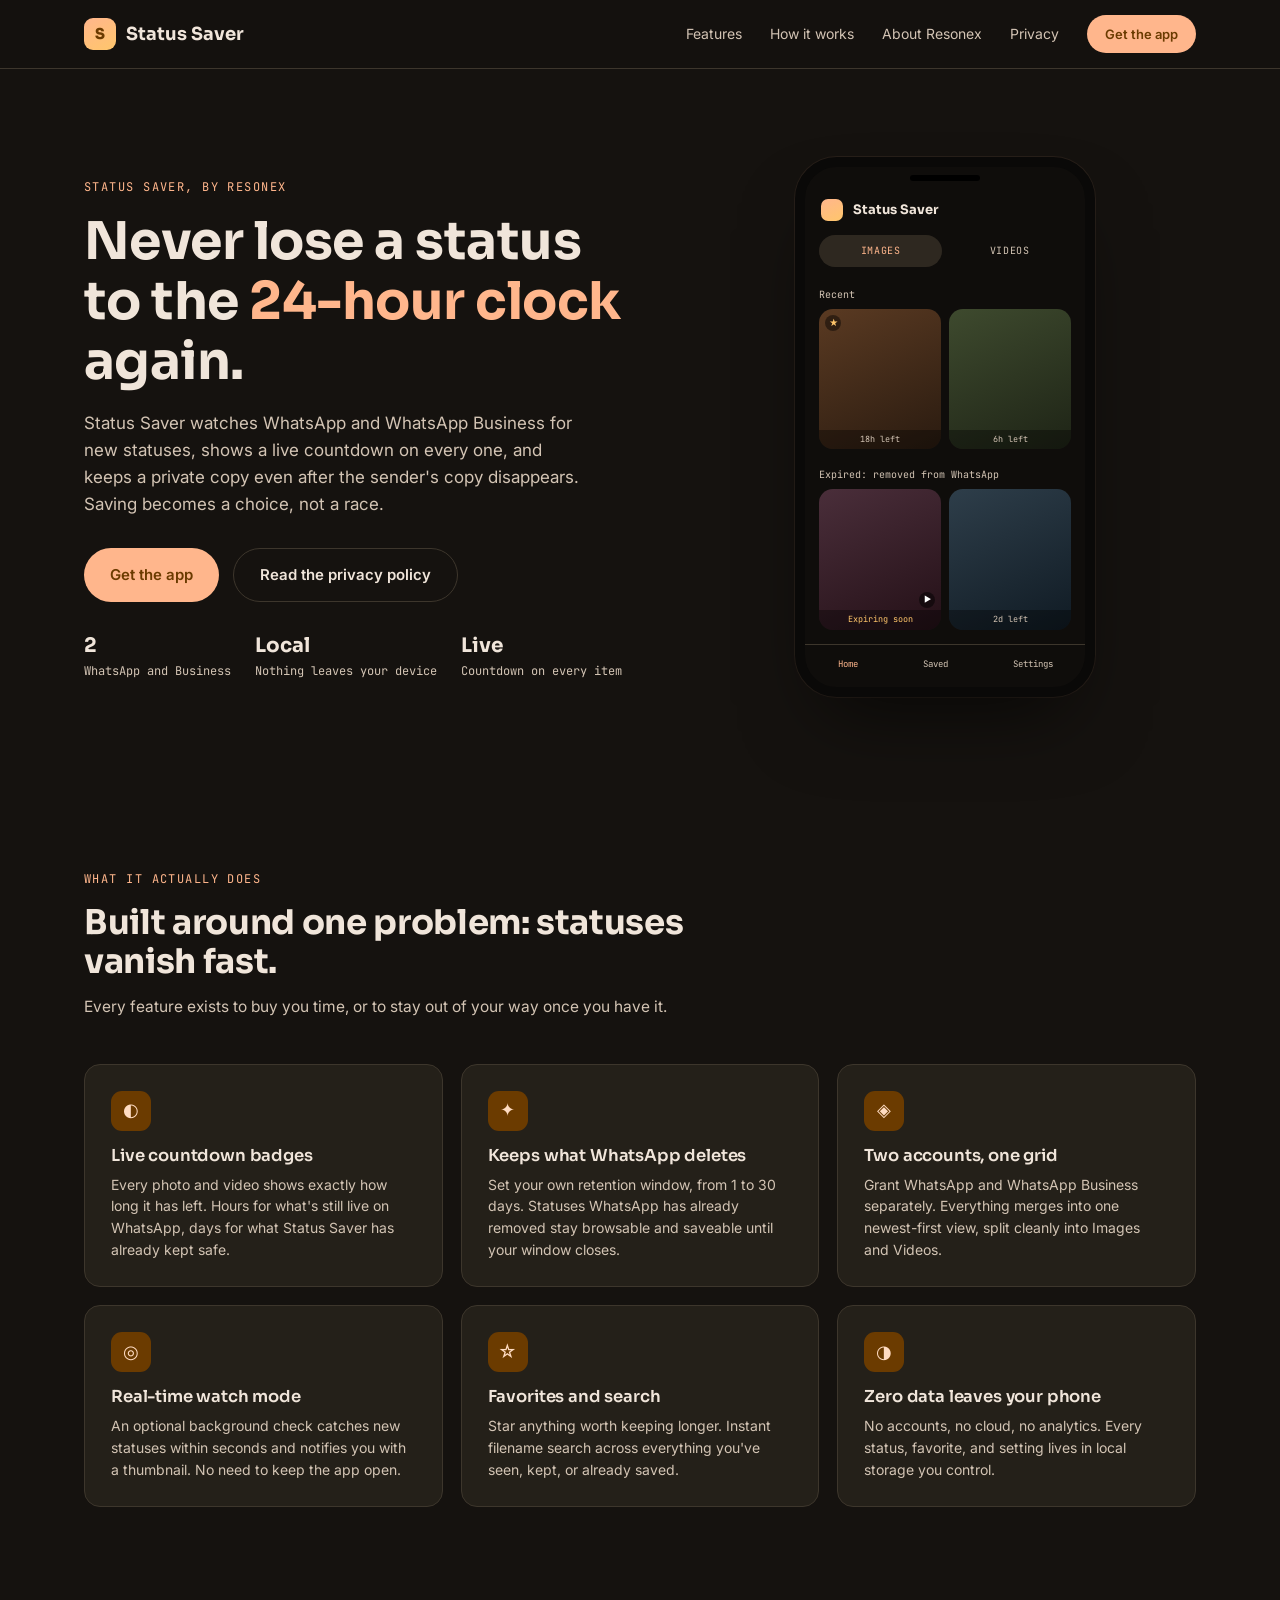
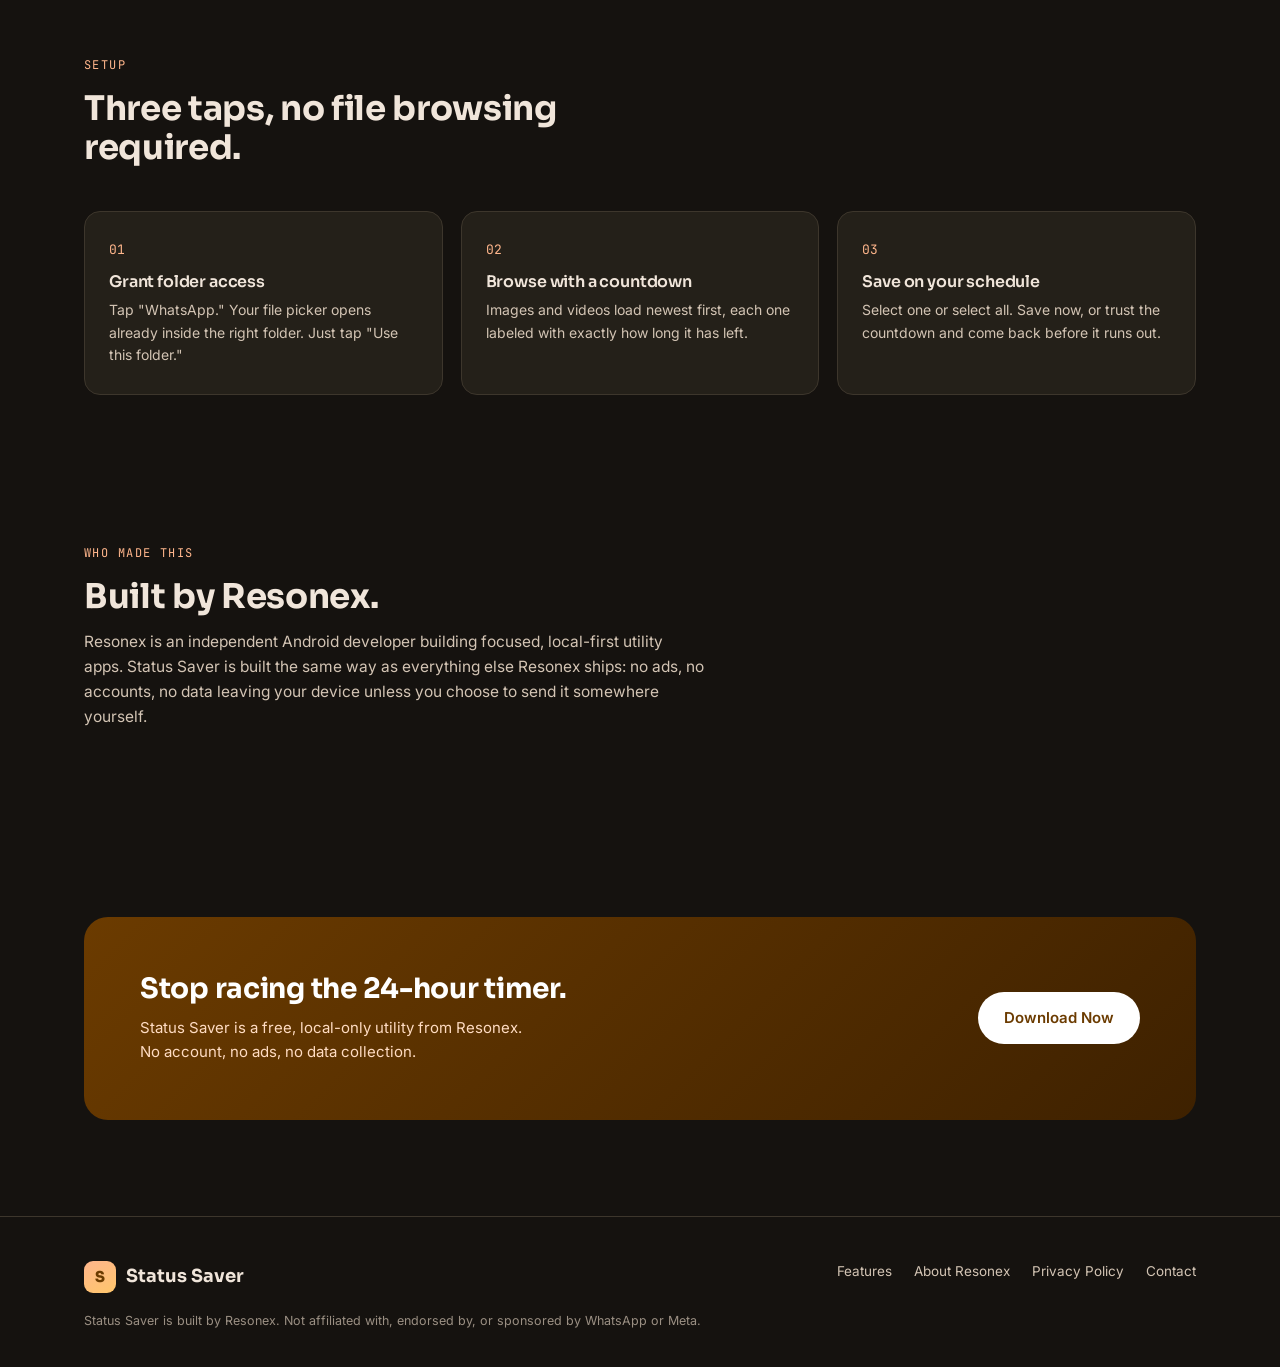
<file: index.html>
<!DOCTYPE html>
<html lang="en">
<head>
<meta charset="UTF-8" />
<meta name="viewport" content="width=device-width, initial-scale=1.0" />

<title>Status Saver by Resonex: Save WhatsApp Statuses Before They Expire</title>
<meta name="description" content="Status Saver, built by Resonex, detects, keeps, and organizes WhatsApp and WhatsApp Business statuses with a live countdown. Free, local-only, no ads, no account." />
<meta name="keywords" content="status saver, WhatsApp status saver, Resonex, save WhatsApp status, WhatsApp status download, status saver app" />
<meta name="author" content="Resonex" />
<link rel="canonical" href="https://statussaver-resonex.example.com/" />

<link rel="icon" type="image/png" sizes="32x32" href="assets/favicon-32.png">
<link rel="icon" type="image/png" sizes="16x16" href="assets/favicon-16.png">
<link rel="apple-touch-icon" href="assets/apple-touch-icon.png">

<meta property="og:type" content="website" />
<meta property="og:site_name" content="Status Saver by Resonex" />
<meta property="og:title" content="Status Saver by Resonex: Save WhatsApp Statuses Before They Expire" />
<meta property="og:description" content="Live countdowns on every WhatsApp status. Free, local-only, no ads, no account. Built by Resonex." />
<meta property="og:image" content="https://statussaver-resonex.example.com/assets/og-image.png" />
<meta property="og:url" content="https://statussaver-resonex.example.com/" />

<meta name="twitter:card" content="summary_large_image" />
<meta name="twitter:title" content="Status Saver by Resonex" />
<meta name="twitter:description" content="Live countdowns on every WhatsApp status. Free, local-only, no ads, no account." />
<meta name="twitter:image" content="https://statussaver-resonex.example.com/assets/og-image.png" />

<link rel="preconnect" href="https://fonts.googleapis.com">
<link rel="preconnect" href="https://fonts.gstatic.com" crossorigin>
<link href="https://fonts.googleapis.com/css2?family=Sora:wght@600;700;800&family=Inter:wght@400;500;600&family=JetBrains+Mono:wght@400;500&display=swap" rel="stylesheet">
<link rel="stylesheet" href="styles.css" />

<script type="application/ld+json">
{
  "@context": "https://schema.org",
  "@type": "SoftwareApplication",
  "name": "Status Saver",
  "applicationCategory": "UtilitiesApplication",
  "operatingSystem": "Android",
  "description": "Status Saver detects, keeps, and organizes WhatsApp and WhatsApp Business statuses with a live countdown, so nothing expires before you save it.",
  "offers": {
    "@type": "Offer",
    "price": "0",
    "priceCurrency": "USD"
  },
  "author": {
    "@type": "Organization",
    "name": "Resonex",
    "url": "https://statussaver-resonex.example.com/"
  },
  "publisher": {
    "@type": "Organization",
    "name": "Resonex"
  }
}
</script>
<script type="application/ld+json">
{
  "@context": "https://schema.org",
  "@type": "Organization",
  "name": "Resonex",
  "url": "https://statussaver-resonex.example.com/",
  "logo": "https://statussaver-resonex.example.com/assets/icon-512.png",
  "sameAs": []
}
</script>
</head>
<body>

<header class="site-header">
  <div class="wrap">
    <a href="index.html" class="brand">
      <span class="brand-mark">S</span>
      Status Saver
    </a>
    <nav class="nav-links">
      <a href="#features">Features</a>
      <a href="#how-it-works">How it works</a>
      <a href="#about">About Resonex</a>
      <a href="privacy.html">Privacy</a>
      <a href="#get-app" class="nav-cta">Get the app</a>
    </nav>
  </div>
</header>

<main>

  <section class="hero">
    <div class="wrap">
      <div class="hero-copy">
        <span class="eyebrow">Status Saver, by Resonex</span>
        <h1>Never lose a status<br>to the <span>24-hour clock</span> again.</h1>
        <p class="hero-sub">
          Status Saver watches WhatsApp and WhatsApp Business for new statuses,
          shows a live countdown on every one, and keeps a private copy even
          after the sender's copy disappears. Saving becomes a choice, not a race.
        </p>
        <div class="hero-actions">
          <a href="#get-app" class="btn btn-primary">Get the app</a>
          <a href="privacy.html" class="btn btn-ghost">Read the privacy policy</a>
        </div>
        <div class="hero-meta">
          <div><strong>2</strong>WhatsApp and Business</div>
          <div><strong>Local</strong>Nothing leaves your device</div>
          <div><strong>Live</strong>Countdown on every item</div>
        </div>
      </div>

      <div class="phone-stage" aria-hidden="true">
        <div class="phone">
          <div class="phone-notch"></div>
          <div class="phone-topbar">
            <span class="dot"></span>
            <span class="name">Status Saver</span>
          </div>
          <div class="phone-tabs">
            <span class="phone-tab active">Images</span>
            <span class="phone-tab">Videos</span>
          </div>
          <div class="phone-section-label">Recent</div>
          <div class="phone-grid">
            <div class="phone-card g1">
              <span class="badge-fav">★</span>
              <span class="expiry">18h left</span>
            </div>
            <div class="phone-card g2">
              <span class="expiry">6h left</span>
            </div>
          </div>
          <div class="phone-section-label">Expired: removed from WhatsApp</div>
          <div class="phone-grid">
            <div class="phone-card g3">
              <span class="badge-vid">▶</span>
              <span class="expiry soon">Expiring soon</span>
            </div>
            <div class="phone-card g4">
              <span class="expiry">2d left</span>
            </div>
          </div>
          <div class="phone-navbar">
            <span class="item active">Home</span>
            <span class="item">Saved</span>
            <span class="item">Settings</span>
          </div>
        </div>
      </div>
    </div>
  </section>

  <section id="features">
    <div class="wrap">
      <div class="section-head reveal">
        <span class="eyebrow">What it actually does</span>
        <h2>Built around one problem: statuses vanish fast.</h2>
        <p>Every feature exists to buy you time, or to stay out of your way once you have it.</p>
      </div>

      <div class="feature-grid">
        <div class="feature-card reveal">
          <div class="feature-icon">◐</div>
          <h3>Live countdown badges</h3>
          <p>Every photo and video shows exactly how long it has left. Hours for what's still live on WhatsApp, days for what Status Saver has already kept safe.</p>
        </div>
        <div class="feature-card reveal">
          <div class="feature-icon">✦</div>
          <h3>Keeps what WhatsApp deletes</h3>
          <p>Set your own retention window, from 1 to 30 days. Statuses WhatsApp has already removed stay browsable and saveable until your window closes.</p>
        </div>
        <div class="feature-card reveal">
          <div class="feature-icon">◈</div>
          <h3>Two accounts, one grid</h3>
          <p>Grant WhatsApp and WhatsApp Business separately. Everything merges into one newest-first view, split cleanly into Images and Videos.</p>
        </div>
        <div class="feature-card reveal">
          <div class="feature-icon">◎</div>
          <h3>Real-time watch mode</h3>
          <p>An optional background check catches new statuses within seconds and notifies you with a thumbnail. No need to keep the app open.</p>
        </div>
        <div class="feature-card reveal">
          <div class="feature-icon">☆</div>
          <h3>Favorites and search</h3>
          <p>Star anything worth keeping longer. Instant filename search across everything you've seen, kept, or already saved.</p>
        </div>
        <div class="feature-card reveal">
          <div class="feature-icon">◑</div>
          <h3>Zero data leaves your phone</h3>
          <p>No accounts, no cloud, no analytics. Every status, favorite, and setting lives in local storage you control.</p>
        </div>
      </div>
    </div>
  </section>

  <section id="how-it-works">
    <div class="wrap">
      <div class="section-head reveal">
        <span class="eyebrow">Setup</span>
        <h2>Three taps, no file browsing required.</h2>
      </div>
      <div class="steps">
        <div class="step reveal">
          <span class="step-num">01</span>
          <h3>Grant folder access</h3>
          <p>Tap "WhatsApp." Your file picker opens already inside the right folder. Just tap "Use this folder."</p>
        </div>
        <div class="step reveal">
          <span class="step-num">02</span>
          <h3>Browse with a countdown</h3>
          <p>Images and videos load newest first, each one labeled with exactly how long it has left.</p>
        </div>
        <div class="step reveal">
          <span class="step-num">03</span>
          <h3>Save on your schedule</h3>
          <p>Select one or select all. Save now, or trust the countdown and come back before it runs out.</p>
        </div>
      </div>
    </div>
  </section>

  <section id="about">
    <div class="wrap">
      <div class="section-head reveal">
        <span class="eyebrow">Who made this</span>
        <h2>Built by Resonex.</h2>
        <p>
          Resonex is an independent Android developer building focused,
          local-first utility apps. Status Saver is built the same way as
          everything else Resonex ships: no ads, no accounts, no data
          leaving your device unless you choose to send it somewhere yourself.
        </p>
      </div>
    </div>
  </section>

  <section id="get-app">
    <div class="wrap">
      <div class="cta-band reveal">
        <div>
          <h2>Stop racing the 24-hour timer.</h2>
          <p>Status Saver is a free, local-only utility from Resonex. No account, no ads, no data collection.</p>
        </div>
        <a href="https://github.com/Resonex/StatusSaver/releases/latest/download/StatusSaver.apk" class="btn btn-primary">Download Now</a>
      </div>
    </div>
  </section>

</main>

<footer class="site-footer">
  <div class="wrap footer-grid">
    <div>
      <a href="index.html" class="brand">
        <span class="brand-mark">S</span>
        Status Saver
      </a>
      <p class="footer-note">Status Saver is built by Resonex. Not affiliated with, endorsed by, or sponsored by WhatsApp or Meta.</p>
    </div>
    <div class="footer-links">
      <a href="#features">Features</a>
      <a href="#about">About Resonex</a>
      <a href="privacy.html">Privacy Policy</a>
      <a href="mailto:hello@example.com">Contact</a>
    </div>
  </div>
</footer>

<script src="script.js"></script>
</body>
</html>
</file>
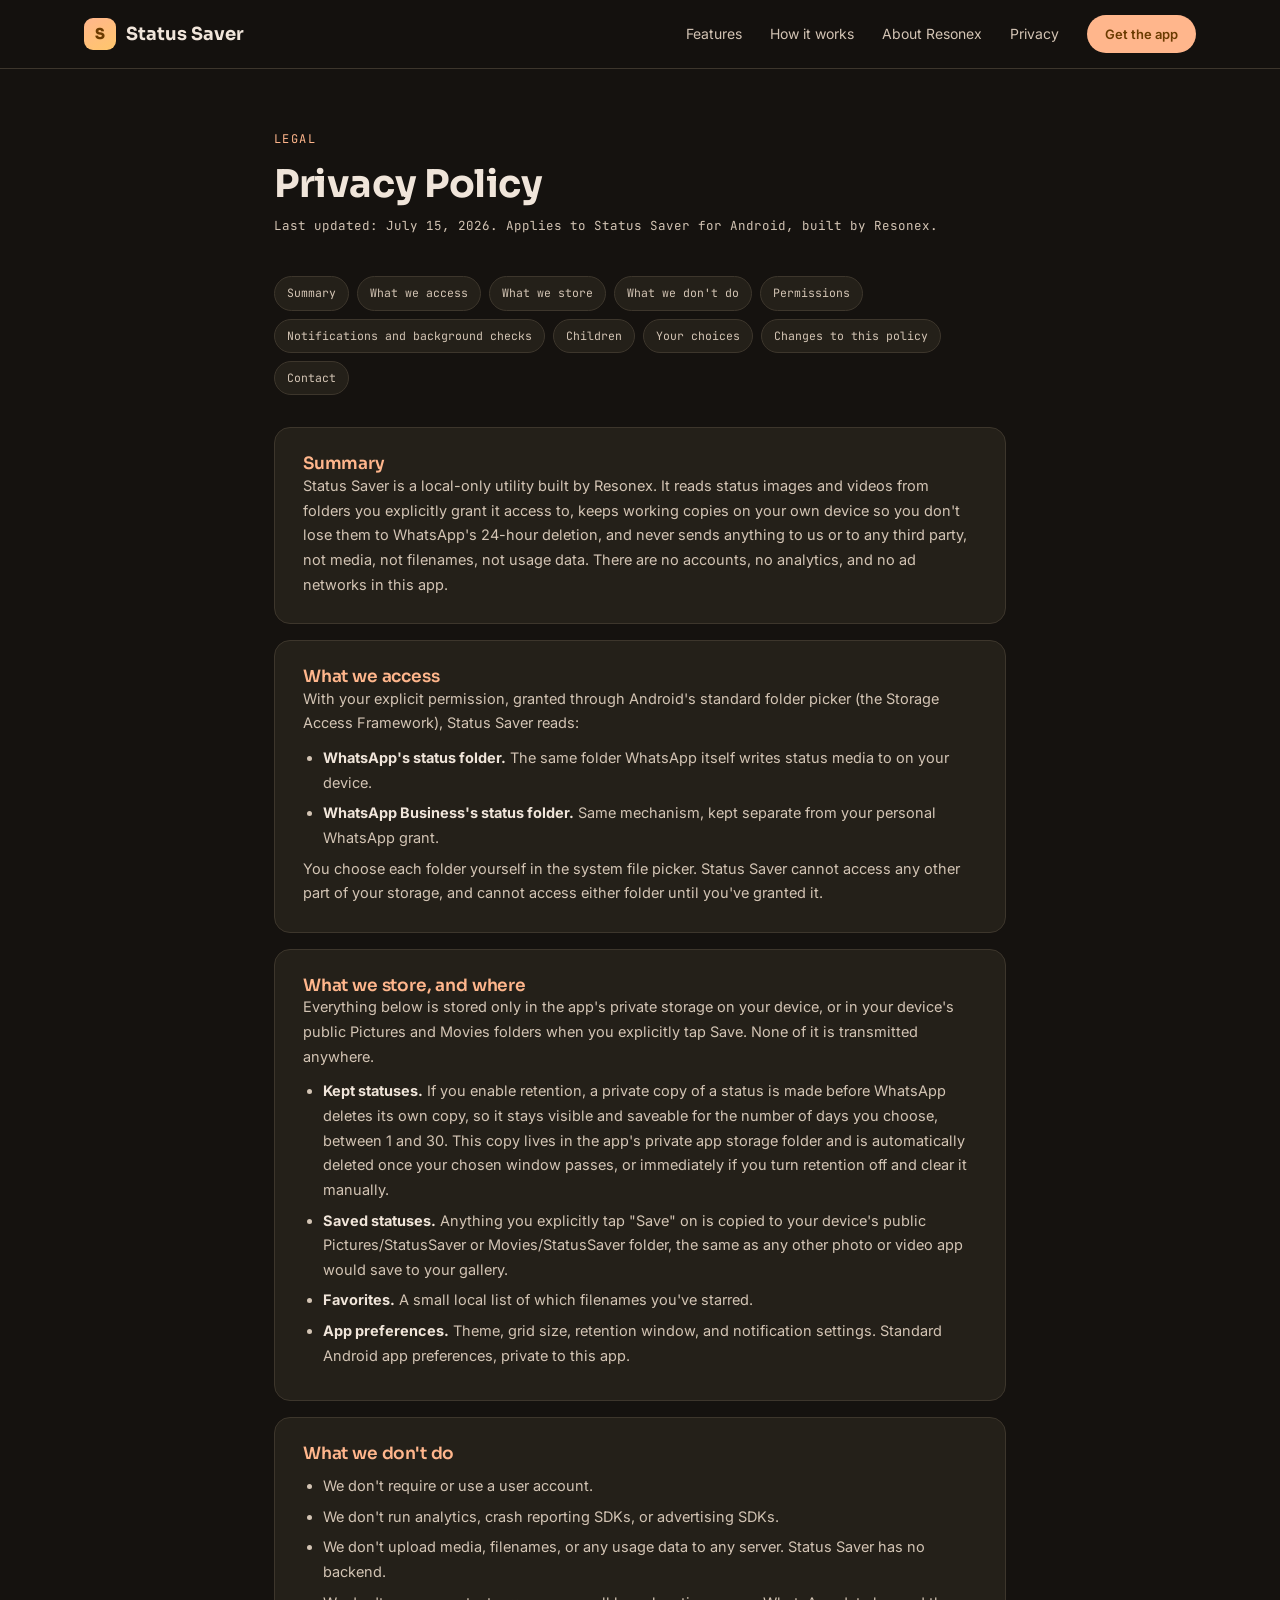
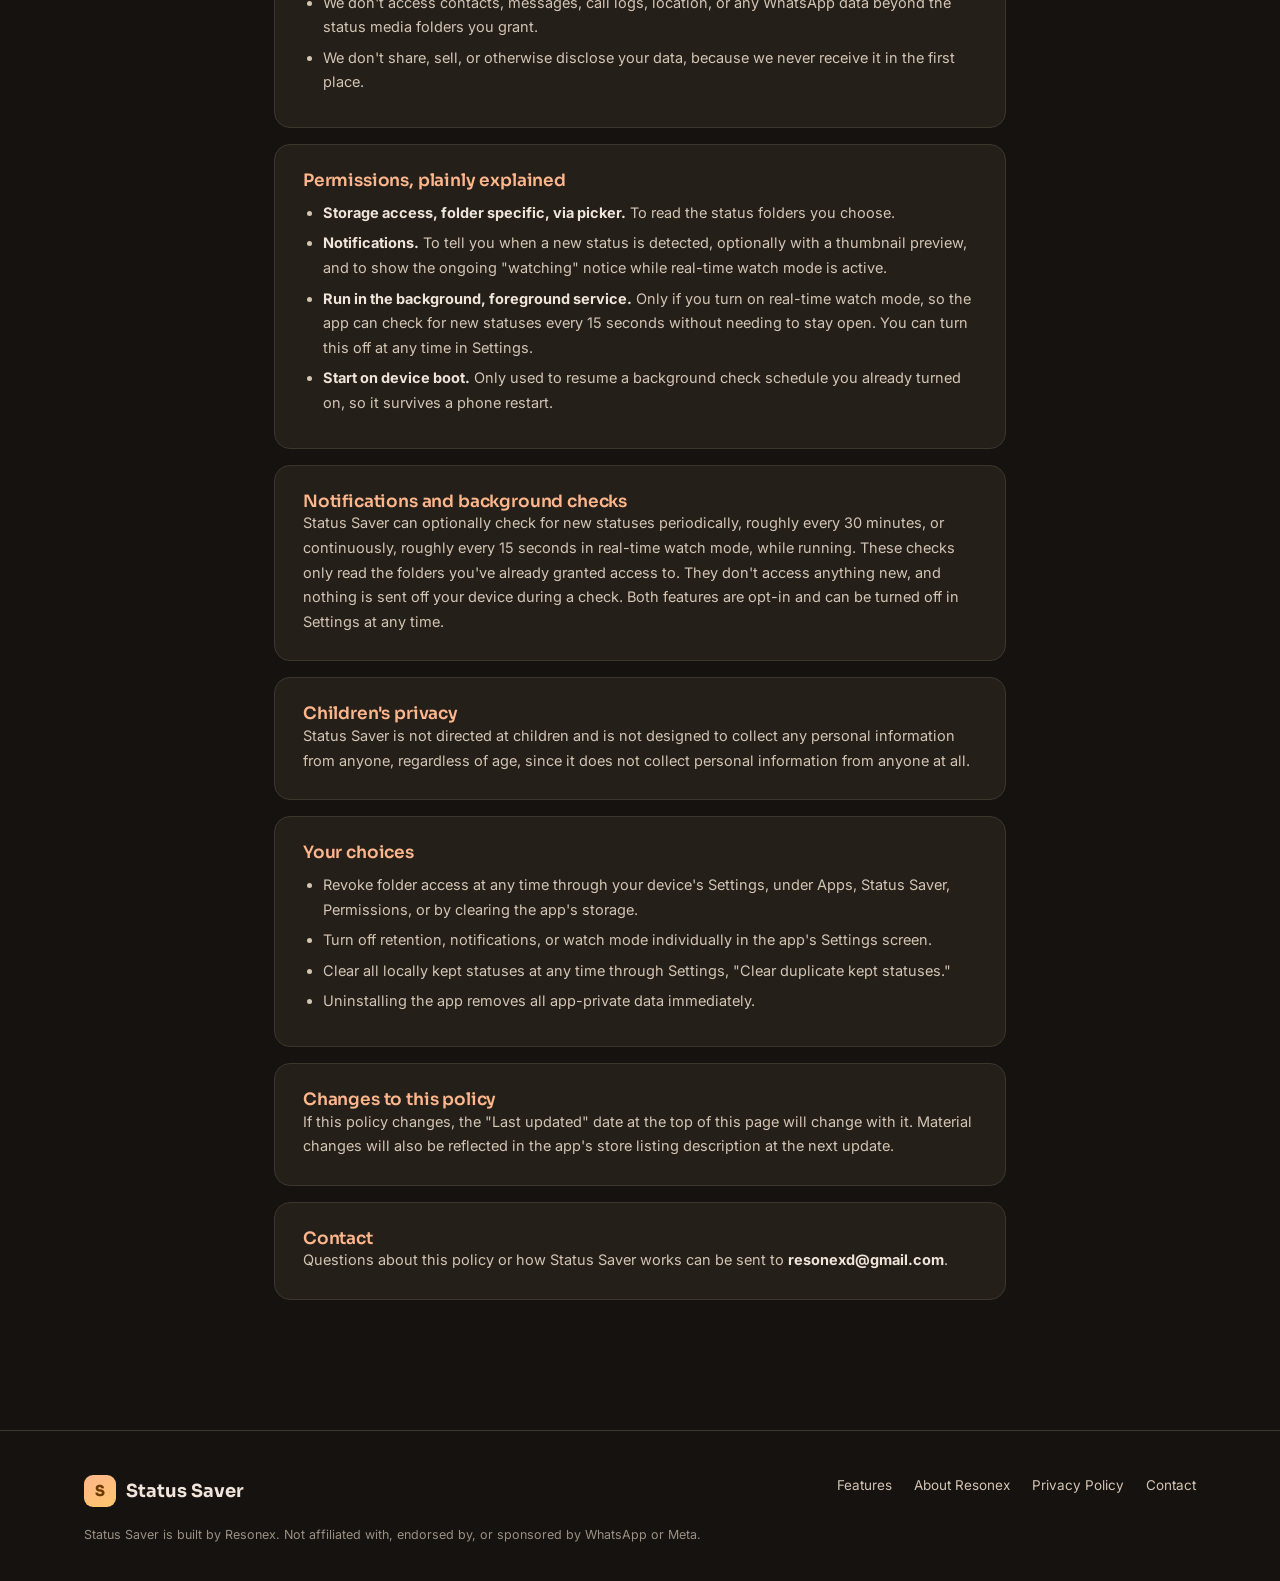
<file: privacy.html>
<!DOCTYPE html>
<html lang="en">
<head>
<meta charset="UTF-8" />
<meta name="viewport" content="width=device-width, initial-scale=1.0" />

<title>Privacy Policy: Status Saver by Resonex</title>
<meta name="description" content="Privacy policy for Status Saver by Resonex. Read what the app accesses, what stays on your device, and what is never collected." />
<meta name="author" content="Resonex" />
<link rel="canonical" href="https://statussaver-resonex.example.com/privacy.html" />

<link rel="icon" type="image/png" sizes="32x32" href="assets/favicon-32.png">
<link rel="icon" type="image/png" sizes="16x16" href="assets/favicon-16.png">
<link rel="apple-touch-icon" href="assets/apple-touch-icon.png">

<meta property="og:type" content="website" />
<meta property="og:site_name" content="Status Saver by Resonex" />
<meta property="og:title" content="Privacy Policy: Status Saver by Resonex" />
<meta property="og:description" content="What Status Saver accesses, what stays on your device, and what is never collected." />
<meta property="og:image" content="https://statussaver-resonex.example.com/assets/og-image.png" />
<meta property="og:url" content="https://statussaver-resonex.example.com/privacy.html" />

<meta name="twitter:card" content="summary_large_image" />
<meta name="twitter:title" content="Privacy Policy: Status Saver by Resonex" />
<meta name="twitter:image" content="https://statussaver-resonex.example.com/assets/og-image.png" />

<link rel="preconnect" href="https://fonts.googleapis.com">
<link rel="preconnect" href="https://fonts.gstatic.com" crossorigin>
<link href="https://fonts.googleapis.com/css2?family=Sora:wght@600;700;800&family=Inter:wght@400;500;600&family=JetBrains+Mono:wght@400;500&display=swap" rel="stylesheet">
<link rel="stylesheet" href="styles.css" />

<script type="application/ld+json">
{
  "@context": "https://schema.org",
  "@type": "WebPage",
  "name": "Privacy Policy",
  "url": "https://statussaver-resonex.example.com/privacy.html",
  "isPartOf": {
    "@type": "WebSite",
    "name": "Status Saver by Resonex",
    "url": "https://statussaver-resonex.example.com/"
  },
  "publisher": {
    "@type": "Organization",
    "name": "Resonex"
  }
}
</script>
</head>
<body>

<header class="site-header">
  <div class="wrap">
    <a href="index.html" class="brand">
      <span class="brand-mark">S</span>
      Status Saver
    </a>
    <nav class="nav-links">
      <a href="index.html#features">Features</a>
      <a href="index.html#how-it-works">How it works</a>
      <a href="index.html#about">About Resonex</a>
      <a href="privacy.html">Privacy</a>
      <a href="index.html#get-app" class="nav-cta">Get the app</a>
    </nav>
  </div>
</header>

<main class="policy-shell">
  <div class="wrap">

    <div class="policy-header">
      <span class="eyebrow">Legal</span>
      <h1>Privacy Policy</h1>
      <p class="policy-updated">Last updated: July 15, 2026. Applies to Status Saver for Android, built by Resonex.</p>
    </div>

    <nav class="policy-toc" aria-label="Policy sections">
      <a href="#summary">Summary</a>
      <a href="#what-we-access">What we access</a>
      <a href="#what-we-store">What we store</a>
      <a href="#what-we-dont-do">What we don't do</a>
      <a href="#permissions">Permissions</a>
      <a href="#notifications">Notifications and background checks</a>
      <a href="#children">Children</a>
      <a href="#your-choices">Your choices</a>
      <a href="#changes">Changes to this policy</a>
      <a href="#contact">Contact</a>
    </nav>

    <div class="policy-card reveal" id="summary">
      <h2>Summary</h2>
      <p>Status Saver is a local-only utility built by Resonex. It reads status images and videos from folders you explicitly grant it access to, keeps working copies on your own device so you don't lose them to WhatsApp's 24-hour deletion, and never sends anything to us or to any third party, not media, not filenames, not usage data. There are no accounts, no analytics, and no ad networks in this app.</p>
    </div>

    <div class="policy-card reveal" id="what-we-access">
      <h2>What we access</h2>
      <p>With your explicit permission, granted through Android's standard folder picker (the Storage Access Framework), Status Saver reads:</p>
      <ul>
        <li><strong>WhatsApp's status folder.</strong> The same folder WhatsApp itself writes status media to on your device.</li>
        <li><strong>WhatsApp Business's status folder.</strong> Same mechanism, kept separate from your personal WhatsApp grant.</li>
      </ul>
      <p>You choose each folder yourself in the system file picker. Status Saver cannot access any other part of your storage, and cannot access either folder until you've granted it.</p>
    </div>

    <div class="policy-card reveal" id="what-we-store">
      <h2>What we store, and where</h2>
      <p>Everything below is stored only in the app's private storage on your device, or in your device's public Pictures and Movies folders when you explicitly tap Save. None of it is transmitted anywhere.</p>
      <ul>
        <li><strong>Kept statuses.</strong> If you enable retention, a private copy of a status is made before WhatsApp deletes its own copy, so it stays visible and saveable for the number of days you choose, between 1 and 30. This copy lives in the app's private app storage folder and is automatically deleted once your chosen window passes, or immediately if you turn retention off and clear it manually.</li>
        <li><strong>Saved statuses.</strong> Anything you explicitly tap "Save" on is copied to your device's public Pictures/StatusSaver or Movies/StatusSaver folder, the same as any other photo or video app would save to your gallery.</li>
        <li><strong>Favorites.</strong> A small local list of which filenames you've starred.</li>
        <li><strong>App preferences.</strong> Theme, grid size, retention window, and notification settings. Standard Android app preferences, private to this app.</li>
      </ul>
    </div>

    <div class="policy-card reveal" id="what-we-dont-do">
      <h2>What we don't do</h2>
      <ul>
        <li>We don't require or use a user account.</li>
        <li>We don't run analytics, crash reporting SDKs, or advertising SDKs.</li>
        <li>We don't upload media, filenames, or any usage data to any server. Status Saver has no backend.</li>
        <li>We don't access contacts, messages, call logs, location, or any WhatsApp data beyond the status media folders you grant.</li>
        <li>We don't share, sell, or otherwise disclose your data, because we never receive it in the first place.</li>
      </ul>
    </div>

    <div class="policy-card reveal" id="permissions">
      <h2>Permissions, plainly explained</h2>
      <ul>
        <li><strong>Storage access, folder specific, via picker.</strong> To read the status folders you choose.</li>
        <li><strong>Notifications.</strong> To tell you when a new status is detected, optionally with a thumbnail preview, and to show the ongoing "watching" notice while real-time watch mode is active.</li>
        <li><strong>Run in the background, foreground service.</strong> Only if you turn on real-time watch mode, so the app can check for new statuses every 15 seconds without needing to stay open. You can turn this off at any time in Settings.</li>
        <li><strong>Start on device boot.</strong> Only used to resume a background check schedule you already turned on, so it survives a phone restart.</li>
      </ul>
    </div>

    <div class="policy-card reveal" id="notifications">
      <h2>Notifications and background checks</h2>
      <p>Status Saver can optionally check for new statuses periodically, roughly every 30 minutes, or continuously, roughly every 15 seconds in real-time watch mode, while running. These checks only read the folders you've already granted access to. They don't access anything new, and nothing is sent off your device during a check. Both features are opt-in and can be turned off in Settings at any time.</p>
    </div>

    <div class="policy-card reveal" id="children">
      <h2>Children's privacy</h2>
      <p>Status Saver is not directed at children and is not designed to collect any personal information from anyone, regardless of age, since it does not collect personal information from anyone at all.</p>
    </div>

    <div class="policy-card reveal" id="your-choices">
      <h2>Your choices</h2>
      <ul>
        <li>Revoke folder access at any time through your device's Settings, under Apps, Status Saver, Permissions, or by clearing the app's storage.</li>
        <li>Turn off retention, notifications, or watch mode individually in the app's Settings screen.</li>
        <li>Clear all locally kept statuses at any time through Settings, "Clear duplicate kept statuses."</li>
        <li>Uninstalling the app removes all app-private data immediately.</li>
      </ul>
    </div>

    <div class="policy-card reveal" id="changes">
      <h2>Changes to this policy</h2>
      <p>If this policy changes, the "Last updated" date at the top of this page will change with it. Material changes will also be reflected in the app's store listing description at the next update.</p>
    </div>

    <div class="policy-card reveal" id="contact">
      <h2>Contact</h2>
      <p>Questions about this policy or how Status Saver works can be sent to <strong>resonexd@gmail.com</strong>.</p>
    </div>

  </div>
</main>

<footer class="site-footer">
  <div class="wrap footer-grid">
    <div>
      <a href="index.html" class="brand">
        <span class="brand-mark">S</span>
        Status Saver
      </a>
      <p class="footer-note">Status Saver is built by Resonex. Not affiliated with, endorsed by, or sponsored by WhatsApp or Meta.</p>
    </div>
    <div class="footer-links">
      <a href="index.html#features">Features</a>
      <a href="index.html#about">About Resonex</a>
      <a href="privacy.html">Privacy Policy</a>
      <a href="mailto:hello@example.com">Contact</a>
    </div>
  </div>
</footer>

<script src="script.js"></script>
</body>
</html>
</file>
<file: styles.css>
/* ==========================================================================
   Status Saver — site styles
   Palette lifted directly from the app's colors.xml (dark theme tokens)
   ========================================================================== */

:root {
  --ink: #15120F;
  --card: #242019;
  --card-high: #2E2820;
  --line: #3D362C;

  --ember: #FFB68C;
  --ember-container: #6B3B00;
  --ember-on-container: #FFDCC2;

  --clay: #E2C0A6;
  --gold: #FFC66B;
  --success: #8BC97F;

  --paper: #F0E5DA;
  --smoke: #D3C4B4;

  --font-display: 'Sora', sans-serif;
  --font-body: 'Inter', sans-serif;
  --font-mono: 'JetBrains Mono', monospace;

  --radius-lg: 24px;
  --radius-md: 16px;
  --radius-sm: 10px;

  --max-width: 1160px;
}

* { box-sizing: border-box; }

html {
  scroll-behavior: smooth;
}

@media (prefers-reduced-motion: reduce) {
  html { scroll-behavior: auto; }
  * { animation-duration: 0.01ms !important; animation-iteration-count: 1 !important; transition-duration: 0.01ms !important; }
}

body {
  margin: 0;
  background: var(--ink);
  color: var(--paper);
  font-family: var(--font-body);
  font-size: 16px;
  line-height: 1.6;
  -webkit-font-smoothing: antialiased;
}

a { color: inherit; }

.wrap {
  max-width: var(--max-width);
  margin: 0 auto;
  padding: 0 24px;
}

h1, h2, h3 {
  font-family: var(--font-display);
  font-weight: 700;
  line-height: 1.15;
  margin: 0;
  letter-spacing: -0.01em;
}

p { margin: 0; }

.eyebrow {
  font-family: var(--font-mono);
  font-size: 12px;
  letter-spacing: 0.12em;
  text-transform: uppercase;
  color: var(--ember);
}

/* ---------- Header ---------- */

.site-header {
  position: sticky;
  top: 0;
  z-index: 40;
  background: rgba(21, 18, 15, 0.88);
  backdrop-filter: blur(10px);
  border-bottom: 1px solid var(--line);
}

.site-header .wrap {
  display: flex;
  align-items: center;
  justify-content: space-between;
  height: 68px;
}

.brand {
  display: flex;
  align-items: center;
  gap: 10px;
  text-decoration: none;
  font-family: var(--font-display);
  font-weight: 700;
  font-size: 18px;
  color: var(--paper);
}

.brand-mark {
  width: 32px;
  height: 32px;
  border-radius: 9px;
  background: linear-gradient(155deg, var(--ember) 0%, var(--gold) 100%);
  display: flex;
  align-items: center;
  justify-content: center;
  color: var(--ember-container);
  font-weight: 800;
  font-size: 15px;
}

.nav-links {
  display: flex;
  align-items: center;
  gap: 28px;
  font-size: 14px;
  color: var(--smoke);
}

.nav-links a {
  text-decoration: none;
  transition: color 0.15s ease;
}

.nav-links a:hover,
.nav-links a:focus-visible {
  color: var(--ember);
}

.nav-cta {
  padding: 9px 18px;
  border-radius: 999px;
  background: var(--ember);
  color: var(--ember-container) !important;
  font-weight: 600;
  font-size: 13px;
}

/* ---------- Buttons ---------- */

.btn {
  display: inline-flex;
  align-items: center;
  justify-content: center;
  gap: 8px;
  padding: 14px 26px;
  border-radius: 999px;
  font-family: var(--font-body);
  font-weight: 600;
  font-size: 15px;
  text-decoration: none;
  border: none;
  cursor: pointer;
  transition: transform 0.15s ease, box-shadow 0.15s ease;
}

.btn-primary {
  background: var(--ember);
  color: var(--ember-container);
}

.btn-primary:hover { transform: translateY(-1px); box-shadow: 0 10px 24px -8px rgba(255, 182, 140, 0.45); }

.btn-ghost {
  background: transparent;
  color: var(--paper);
  border: 1px solid var(--line);
}

.btn-ghost:hover { border-color: var(--ember); color: var(--ember); }

:focus-visible {
  outline: 2px solid var(--ember);
  outline-offset: 3px;
}

/* ---------- Hero ---------- */

.hero {
  padding: 88px 0 96px;
}

.hero .wrap {
  display: grid;
  grid-template-columns: 1.05fr 0.95fr;
  gap: 56px;
  align-items: center;
}

.hero h1 {
  font-size: clamp(34px, 4.6vw, 52px);
  margin-top: 14px;
}

.hero h1 span { color: var(--ember); }

.hero-sub {
  margin-top: 18px;
  font-size: 17px;
  color: var(--smoke);
  max-width: 46ch;
}

.hero-actions {
  margin-top: 30px;
  display: flex;
  gap: 14px;
  flex-wrap: wrap;
}

.hero-meta {
  margin-top: 28px;
  display: flex;
  gap: 24px;
  font-family: var(--font-mono);
  font-size: 12px;
  color: var(--smoke);
}

.hero-meta strong {
  display: block;
  color: var(--paper);
  font-family: var(--font-display);
  font-size: 20px;
}

/* ---------- Phone mockup (signature element) ---------- */

.phone-stage {
  display: flex;
  justify-content: center;
}

.phone {
  width: 300px;
  border-radius: 42px;
  background: #0F0D0B;
  border: 10px solid #0A0908;
  box-shadow: 0 40px 80px -30px rgba(0,0,0,0.65), 0 0 0 1px rgba(255,182,140,0.08);
  overflow: hidden;
}

.phone-notch {
  height: 22px;
  display: flex;
  align-items: center;
  justify-content: center;
}

.phone-notch::before {
  content: '';
  width: 70px;
  height: 6px;
  border-radius: 4px;
  background: #000;
}

.phone-topbar {
  padding: 10px 16px 14px;
  display: flex;
  align-items: center;
  gap: 10px;
}

.phone-topbar .dot {
  width: 22px; height: 22px; border-radius: 7px;
  background: linear-gradient(155deg, var(--ember), var(--gold));
}

.phone-topbar .name {
  font-family: var(--font-display);
  font-weight: 700;
  font-size: 13px;
  color: var(--paper);
}

.phone-tabs {
  display: flex;
  gap: 6px;
  padding: 0 14px 10px;
}

.phone-tab {
  flex: 1;
  text-align: center;
  font-family: var(--font-mono);
  font-size: 10px;
  letter-spacing: 0.06em;
  text-transform: uppercase;
  padding: 8px 0;
  border-radius: 999px;
  color: var(--smoke);
}

.phone-tab.active {
  background: var(--card-high);
  color: var(--ember);
}

.phone-section-label {
  font-family: var(--font-mono);
  font-size: 10px;
  color: var(--smoke);
  padding: 10px 14px 6px;
}

.phone-grid {
  display: grid;
  grid-template-columns: 1fr 1fr;
  gap: 8px;
  padding: 0 14px 8px;
}

.phone-card {
  border-radius: 14px;
  aspect-ratio: 1 / 1.15;
  position: relative;
  overflow: hidden;
  background: linear-gradient(155deg, #3A2A1C, #24180F);
}

.phone-card.g1 { background: linear-gradient(155deg, #5A3A22, #2A1B10); }
.phone-card.g2 { background: linear-gradient(155deg, #3E4A2E, #1E2416); }
.phone-card.g3 { background: linear-gradient(155deg, #4A2E3A, #241017); }
.phone-card.g4 { background: linear-gradient(155deg, #2E3E4A, #101B24); }

.phone-card .badge-fav {
  position: absolute;
  top: 6px; left: 6px;
  width: 16px; height: 16px;
  border-radius: 50%;
  background: rgba(0,0,0,0.45);
  display: flex; align-items: center; justify-content: center;
  color: var(--gold);
  font-size: 9px;
}

.phone-card .badge-vid {
  position: absolute;
  bottom: 22px; right: 6px;
  width: 16px; height: 16px;
  border-radius: 50%;
  background: rgba(0,0,0,0.5);
  display: flex; align-items: center; justify-content: center;
  color: #fff;
  font-size: 8px;
}

.phone-card .expiry {
  position: absolute;
  bottom: 0; left: 0; right: 0;
  font-family: var(--font-mono);
  font-size: 8.5px;
  text-align: center;
  padding: 3px 0;
  color: var(--smoke);
  background: rgba(0,0,0,0.35);
}

.phone-card .expiry.soon { color: var(--gold); }

.phone-navbar {
  display: flex;
  justify-content: space-around;
  padding: 12px 0 16px;
  border-top: 1px solid var(--line);
  margin-top: 6px;
}

.phone-navbar .item {
  font-family: var(--font-mono);
  font-size: 9px;
  color: var(--smoke);
  text-align: center;
}

.phone-navbar .item.active { color: var(--ember); }

/* ---------- Section shell ---------- */

section { padding: 72px 0; }

.section-head {
  max-width: 620px;
  margin-bottom: 44px;
}

.section-head h2 {
  font-size: clamp(26px, 3vw, 34px);
  margin-top: 12px;
}

.section-head p {
  margin-top: 14px;
  color: var(--smoke);
  font-size: 15.5px;
}

/* ---------- Feature grid ---------- */

.feature-grid {
  display: grid;
  grid-template-columns: repeat(3, 1fr);
  gap: 18px;
}

.feature-card {
  background: var(--card);
  border: 1px solid var(--line);
  border-radius: var(--radius-md);
  padding: 26px;
}

.feature-icon {
  width: 40px; height: 40px;
  border-radius: 11px;
  background: var(--ember-container);
  color: var(--ember-on-container);
  display: flex; align-items: center; justify-content: center;
  font-size: 18px;
  margin-bottom: 16px;
}

.feature-card h3 {
  font-size: 16.5px;
  font-weight: 600;
}

.feature-card p {
  margin-top: 8px;
  font-size: 14px;
  color: var(--smoke);
  line-height: 1.55;
}

/* ---------- How it works ---------- */

.steps {
  display: grid;
  grid-template-columns: repeat(3, 1fr);
  gap: 18px;
}

.step {
  position: relative;
  padding: 28px 24px;
  border-radius: var(--radius-md);
  background: var(--card);
  border: 1px solid var(--line);
}

.step-num {
  font-family: var(--font-mono);
  font-size: 13px;
  color: var(--ember);
  margin-bottom: 12px;
  display: block;
}

.step h3 { font-size: 16px; font-weight: 600; }
.step p { margin-top: 8px; font-size: 14px; color: var(--smoke); }

/* ---------- CTA band ---------- */

.cta-band {
  border-radius: var(--radius-lg);
  background: linear-gradient(135deg, var(--ember-container), #3E2100);
  padding: 56px;
  display: flex;
  align-items: center;
  justify-content: space-between;
  gap: 32px;
  flex-wrap: wrap;
}

.cta-band h2 {
  font-size: 28px;
  color: #fff;
}

.cta-band p {
  margin-top: 10px;
  color: var(--ember-on-container);
  font-size: 15px;
  max-width: 44ch;
}

.cta-band .btn-primary {
  background: #fff;
  color: var(--ember-container);
}

/* ---------- Footer ---------- */

.site-footer {
  border-top: 1px solid var(--line);
  padding: 44px 0 36px;
  margin-top: 24px;
}

.footer-grid {
  display: flex;
  justify-content: space-between;
  align-items: flex-start;
  flex-wrap: wrap;
  gap: 24px;
}

.footer-links {
  display: flex;
  gap: 22px;
  font-size: 13.5px;
  color: var(--smoke);
}

.footer-links a { text-decoration: none; }
.footer-links a:hover { color: var(--ember); }

.footer-note {
  font-size: 12.5px;
  color: var(--smoke);
  opacity: 0.7;
  margin-top: 18px;
}

/* ---------- Privacy policy page ---------- */

.policy-shell {
  padding: 56px 0 90px;
}

.policy-shell .wrap { max-width: 780px; }

.policy-header {
  margin-bottom: 40px;
}

.policy-header h1 {
  font-size: clamp(28px, 4vw, 38px);
  margin-top: 12px;
}

.policy-updated {
  font-family: var(--font-mono);
  font-size: 12.5px;
  color: var(--smoke);
  margin-top: 10px;
}

.policy-card {
  background: var(--card);
  border: 1px solid var(--line);
  border-radius: var(--radius-md);
  padding: 26px 28px;
  margin-bottom: 16px;
}

.policy-card h2 {
  font-size: 17px;
  font-weight: 600;
  color: var(--ember);
}

.policy-card p, .policy-card li {
  font-size: 14.5px;
  color: var(--smoke);
  line-height: 1.7;
}

.policy-card p + p { margin-top: 10px; }

.policy-card ul {
  margin: 10px 0 0;
  padding-left: 20px;
}

.policy-card li { margin-bottom: 6px; }

.policy-card strong { color: var(--paper); }

.policy-toc {
  display: flex;
  flex-wrap: wrap;
  gap: 8px;
  margin-bottom: 32px;
}

.policy-toc a {
  font-family: var(--font-mono);
  font-size: 11.5px;
  padding: 7px 12px;
  border-radius: 999px;
  background: var(--card);
  border: 1px solid var(--line);
  text-decoration: none;
  color: var(--smoke);
}

.policy-toc a:hover { color: var(--ember); border-color: var(--ember); }

/* ---------- Scroll reveal ---------- */

.reveal {
  opacity: 0;
  transform: translateY(14px);
  transition: opacity 0.5s ease, transform 0.5s ease;
}

.reveal.in { opacity: 1; transform: translateY(0); }

/* ---------- Responsive ---------- */

@media (max-width: 880px) {
  .hero .wrap { grid-template-columns: 1fr; }
  .phone-stage { order: -1; margin-bottom: 12px; }
  .phone { width: 240px; }
  .feature-grid { grid-template-columns: 1fr 1fr; }
  .steps { grid-template-columns: 1fr; }
  .nav-links { display: none; }
  .cta-band { padding: 36px 24px; }
}

@media (max-width: 540px) {
  .feature-grid { grid-template-columns: 1fr; }
  .hero { padding: 56px 0 64px; }
  section { padding: 56px 0; }
}
</file>
